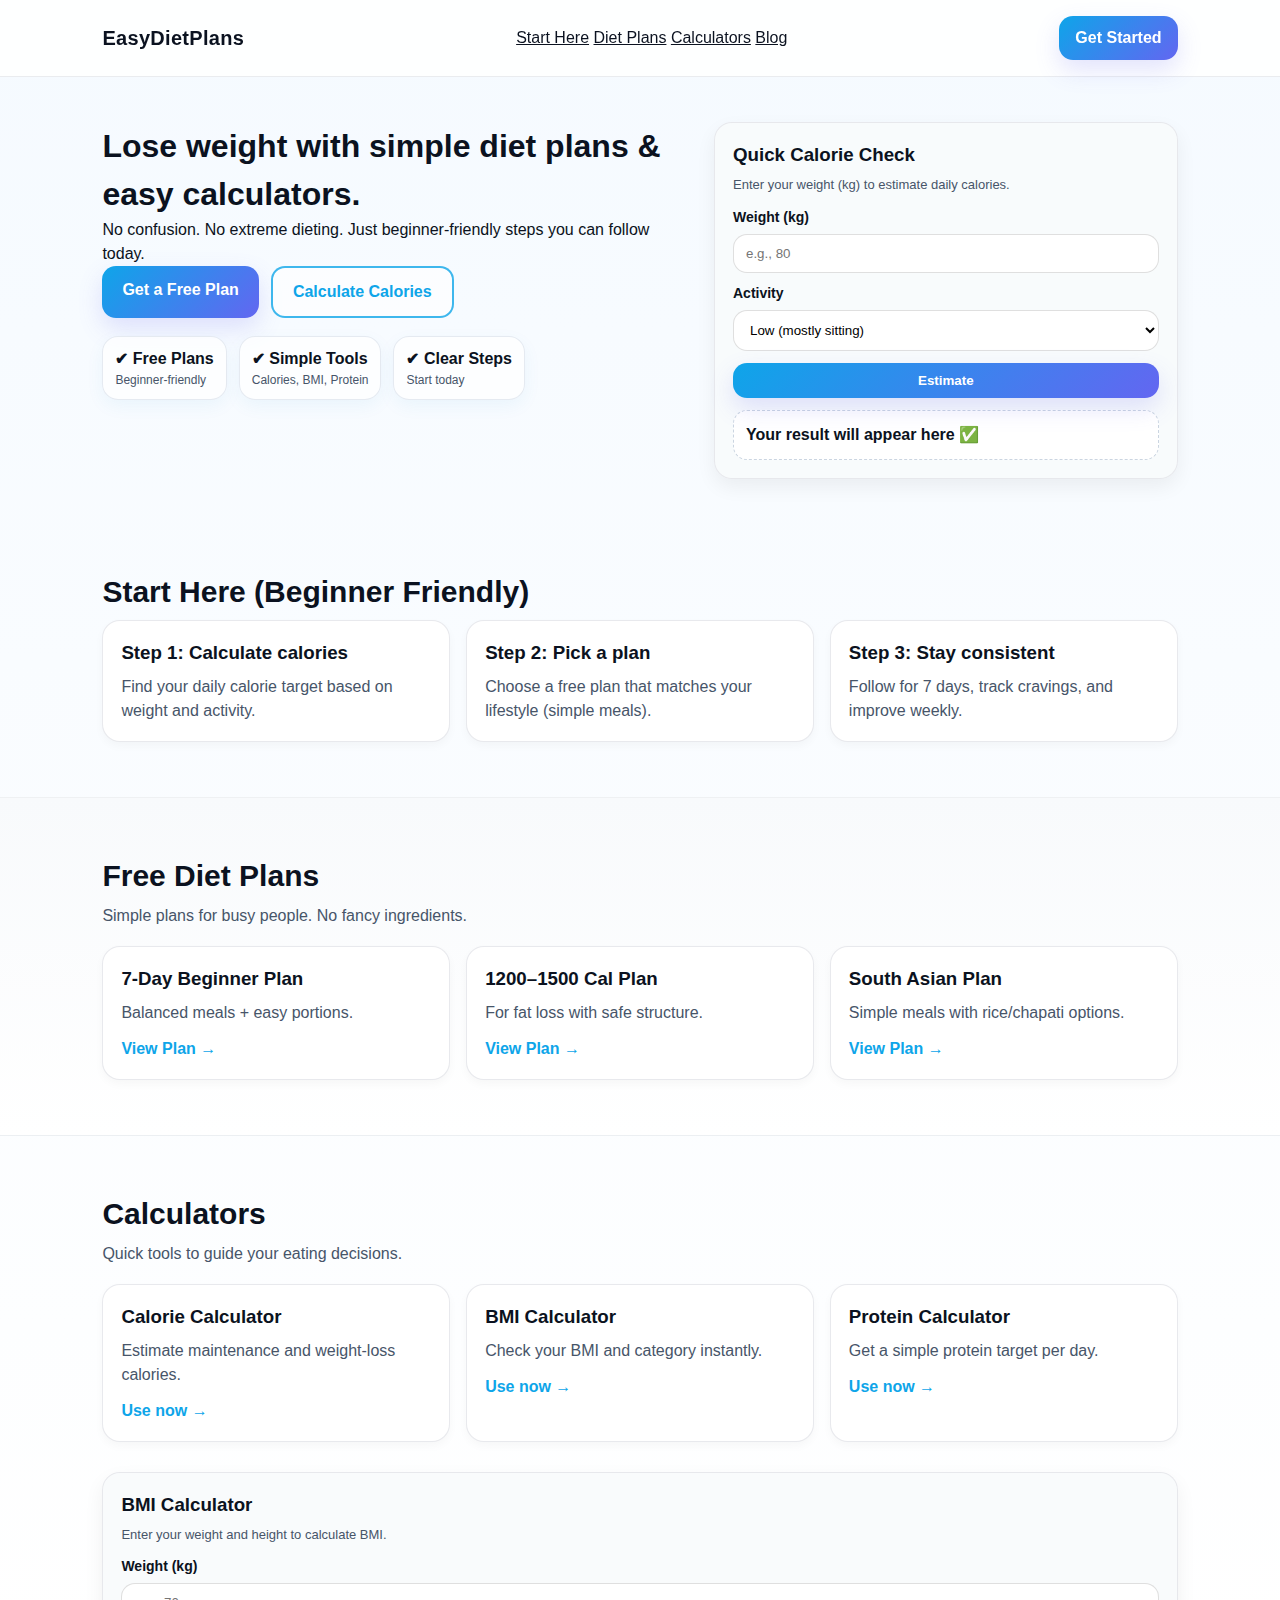
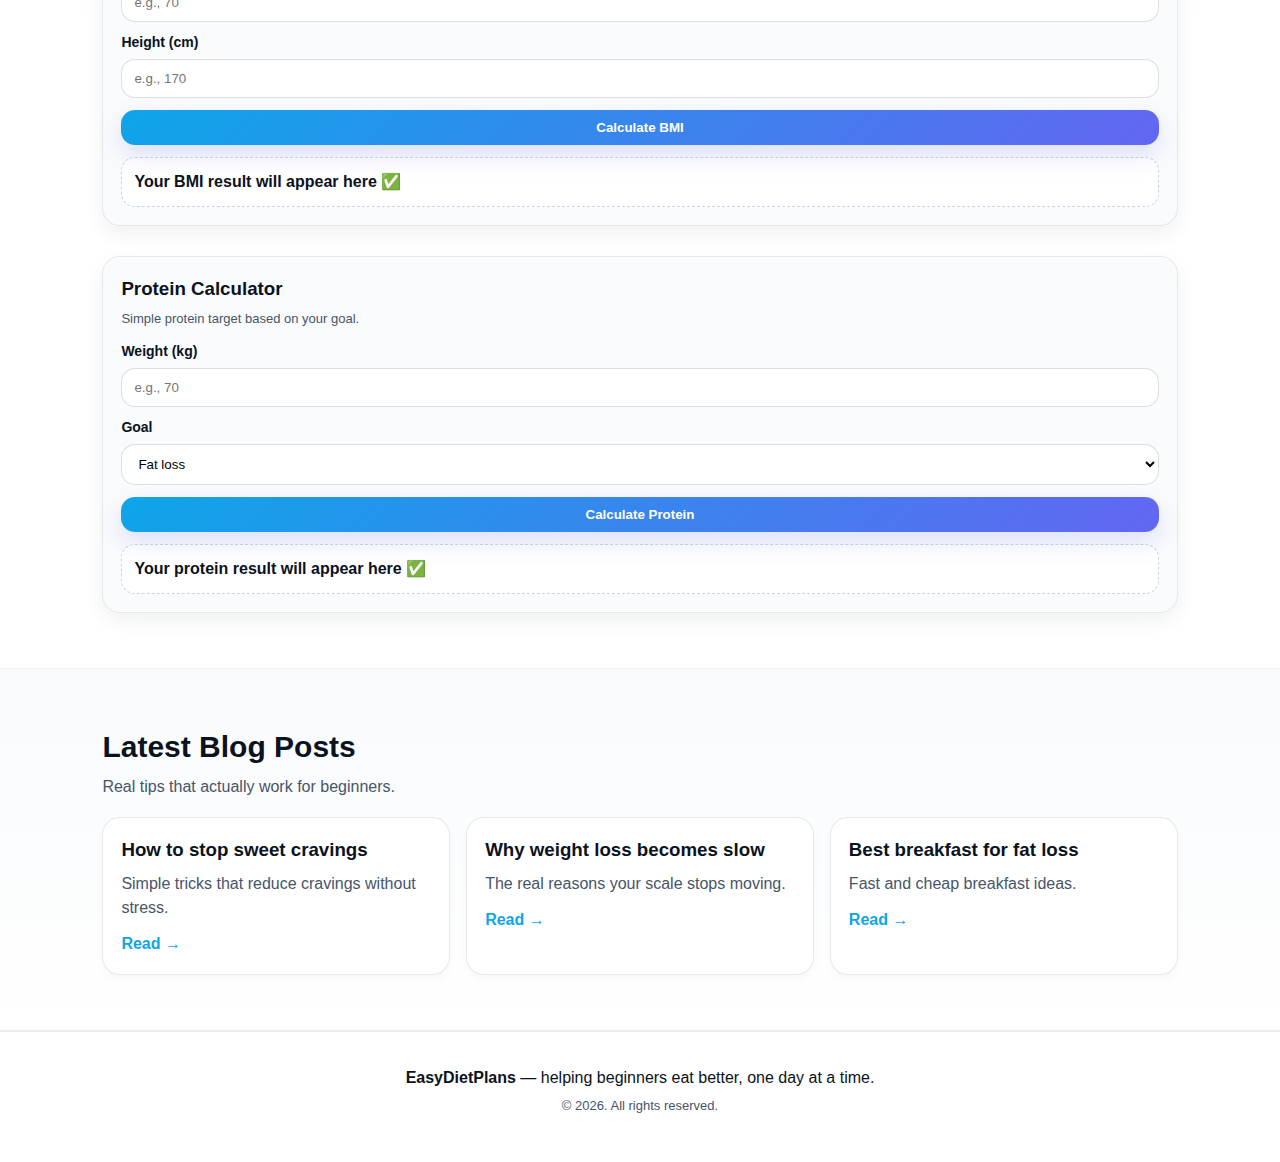
<file: index.html>
<!DOCTYPE html>
<html lang="en">
<head>
  <meta charset="UTF-8" />
  <meta name="viewport" content="width=device-width, initial-scale=1.0" />
  <title>Easy Diet Plans | Fitness Truth</title>
  <link rel="stylesheet" href="style.css" />
</head>

<body>
  <header class="navbar">
    <div class="logo">EasyDietPlans</div>
    <nav>
      <a href="#start">Start Here</a>
      <a href="#plans">Diet Plans</a>
      <a href="#tools">Calculators</a>
      <a href="#blog">Blog</a>
    </nav>
    <a class="btn" href="#tools">Get Started</a>
  </header>

  <main>
    <section class="hero">
      <div class="hero-text">
        <h1>Lose weight with simple diet plans & easy calculators.</h1>
        <p>
          No confusion. No extreme dieting. Just beginner-friendly steps you can follow today.
        </p>
        <div class="hero-buttons">
          <a class="btn big" href="plan-request.html">Get a Free Plan</a>
          <a class="btn-outline big" href="#tools">Calculate Calories</a>
        </div>

        <div class="mini-stats">
          <div class="stat">
            <strong>✔ Free Plans</strong>
            <span>Beginner-friendly</span>
          </div>
          <div class="stat">
            <strong>✔ Simple Tools</strong>
            <span>Calories, BMI, Protein</span>
          </div>
          <div class="stat">
            <strong>✔ Clear Steps</strong>
            <span>Start today</span>
          </div>
        </div>
      </div>

      <!-- ✅ Quick Calorie Calculator -->
      <div class="hero-card">
        <h3>Quick Calorie Check</h3>
        <p class="small">Enter your weight (kg) to estimate daily calories.</p>

        <label>Weight (kg)</label>
        <input id="weight" type="number" placeholder="e.g., 80" />

        <label>Activity</label>
        <select id="activity">
          <option value="1.2">Low (mostly sitting)</option>
          <option value="1.4">Light (walks + normal day)</option>
          <option value="1.6">Moderate (exercise 3–4x/week)</option>
          <option value="1.8">High (hard training)</option>
        </select>

        <button class="btn full" onclick="calcCalories()">Estimate</button>

        <div id="result" class="result-box">Your result will appear here ✅</div>
      </div>
    </section>

    <section id="start" class="section">
      <h2>Start Here (Beginner Friendly)</h2>
      <div class="grid3">
        <div class="card">
          <h3>Step 1: Calculate calories</h3>
          <p>Find your daily calorie target based on weight and activity.</p>
        </div>
        <div class="card">
          <h3>Step 2: Pick a plan</h3>
          <p>Choose a free plan that matches your lifestyle (simple meals).</p>
        </div>
        <div class="card">
          <h3>Step 3: Stay consistent</h3>
          <p>Follow for 7 days, track cravings, and improve weekly.</p>
        </div>
      </div>
    </section>

    <section id="plans" class="section soft">
      <h2>Free Diet Plans</h2>
      <p class="subtitle">Simple plans for busy people. No fancy ingredients.</p>

      <div class="grid3">
        <div class="card">
          <h3>7-Day Beginner Plan</h3>
          <p>Balanced meals + easy portions.</p>
          <a class="link" href="#">View Plan →</a>
        </div>

        <div class="card">
          <h3>1200–1500 Cal Plan</h3>
          <p>For fat loss with safe structure.</p>
          <a class="link" href="#">View Plan →</a>
        </div>

        <div class="card">
          <h3>South Asian Plan</h3>
          <p>Simple meals with rice/chapati options.</p>
          <a class="link" href="#">View Plan →</a>
        </div>
      </div>
    </section>

    <!-- ✅ TOOLS SECTION -->
    <section id="tools" class="section">
      <h2>Calculators</h2>
      <p class="subtitle">Quick tools to guide your eating decisions.</p>

      <div class="grid3">
        <div class="card">
          <h3>Calorie Calculator</h3>
          <p>Estimate maintenance and weight-loss calories.</p>
          <a class="link" href="#start">Use now →</a>
        </div>
        <div class="card">
          <h3>BMI Calculator</h3>
          <p>Check your BMI and category instantly.</p>
          <a class="link" href="#bmiTool">Use now →</a>
        </div>
        <div class="card">
          <h3>Protein Calculator</h3>
          <p>Get a simple protein target per day.</p>
          <a class="link" href="#proteinTool">Use now →</a>
        </div>
      </div>

      <!-- ✅ BMI Calculator -->
      <div id="bmiTool" class="hero-card" style="margin-top: 30px;">
        <h3>BMI Calculator</h3>
        <p class="small">Enter your weight and height to calculate BMI.</p>

        <label>Weight (kg)</label>
        <input id="bmiWeight" type="number" placeholder="e.g., 70" />

        <label>Height (cm)</label>
        <input id="bmiHeight" type="number" placeholder="e.g., 170" />

        <button class="btn full" onclick="calcBMI()">Calculate BMI</button>

        <div id="bmiResult" class="result-box">Your BMI result will appear here ✅</div>
      </div>

      <!-- ✅ Protein Calculator -->
      <div id="proteinTool" class="hero-card" style="margin-top: 30px;">
        <h3>Protein Calculator</h3>
        <p class="small">Simple protein target based on your goal.</p>

        <label>Weight (kg)</label>
        <input id="proWeight" type="number" placeholder="e.g., 70" />

        <label>Goal</label>
        <select id="proGoal">
          <option value="fatloss">Fat loss</option>
          <option value="maintain">Maintain</option>
          <option value="muscle">Build muscle</option>
        </select>

        <button class="btn full" onclick="calcProtein()">Calculate Protein</button>

        <div id="proteinResult" class="result-box">Your protein result will appear here ✅</div>
      </div>

    </section>

    <section id="blog" class="section soft">
      <h2>Latest Blog Posts</h2>
      <p class="subtitle">Real tips that actually work for beginners.</p>

      <div class="grid3">
        <div class="card">
          <h3>How to stop sweet cravings</h3>
          <p>Simple tricks that reduce cravings without stress.</p>
          <a class="link" href="#">Read →</a>
        </div>
        <div class="card">
          <h3>Why weight loss becomes slow</h3>
          <p>The real reasons your scale stops moving.</p>
          <a class="link" href="#">Read →</a>
        </div>
        <div class="card">
          <h3>Best breakfast for fat loss</h3>
          <p>Fast and cheap breakfast ideas.</p>
          <a class="link" href="#">Read →</a>
        </div>
      </div>
    </section>
  </main>

  <footer class="footer">
    <p><strong>EasyDietPlans</strong> — helping beginners eat better, one day at a time.</p>
    <p class="small">© 2026. All rights reserved.</p>
  </footer>

  <script src="script.js"></script>
</body>
</html>
</file>
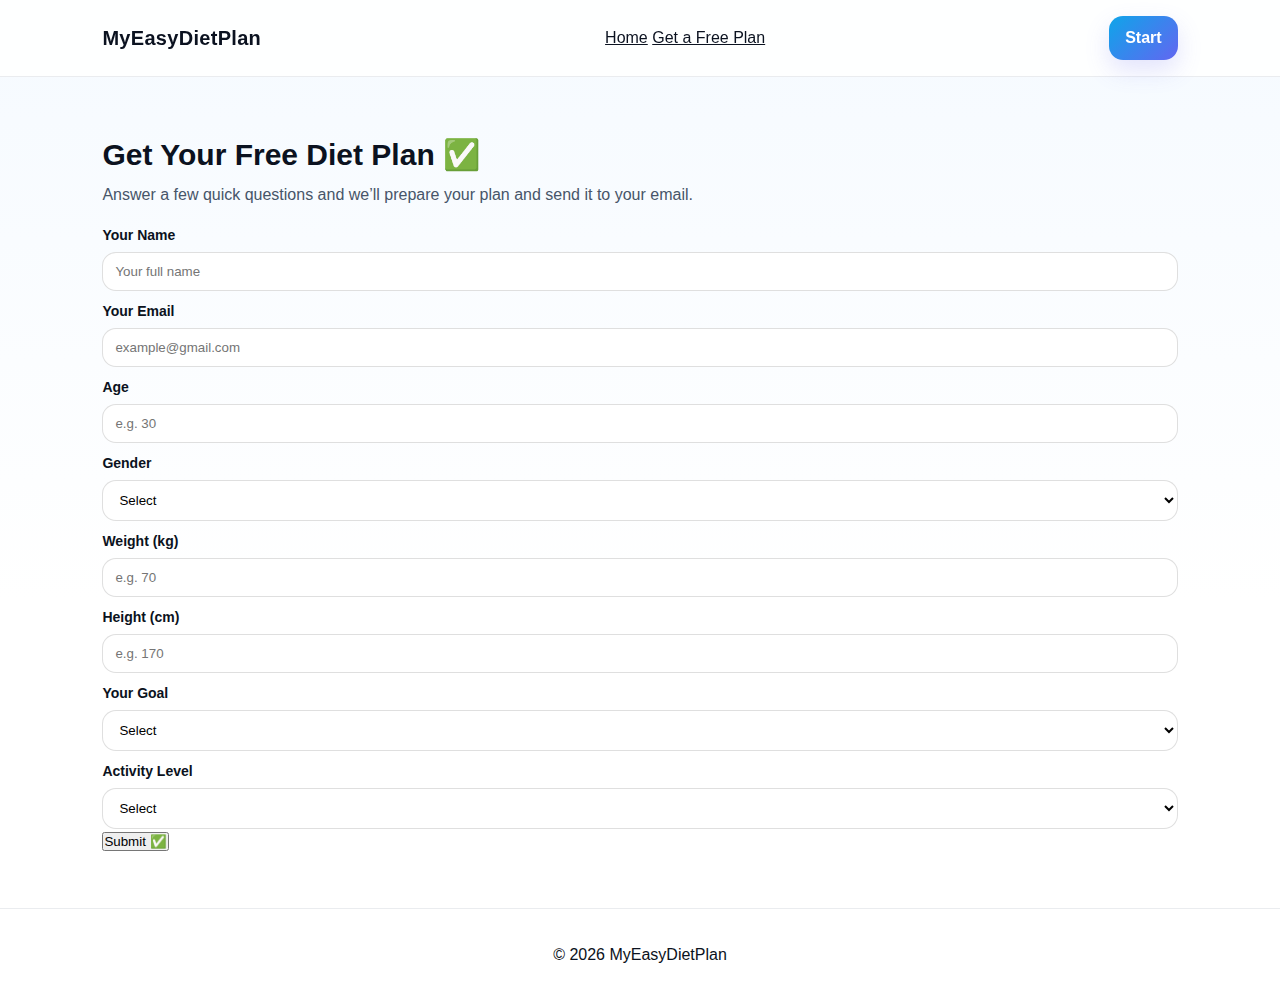
<file: plan-request.html>
<!DOCTYPE html>
<html lang="en">
<head>
  <meta charset="UTF-8" />
  <meta name="viewport" content="width=device-width, initial-scale=1.0" />
  <title>Request Your Free Diet Plan</title>
  <link rel="stylesheet" href="style.css" />
</head>

<body>

  <header class="navbar">
    <div class="logo">MyEasyDietPlan</div>
    <nav>
      <a href="index.html">Home</a>
      <a href="plan-request.html">Get a Free Plan</a>
    </nav>
    <a class="btn" href="plan-request.html">Start</a>
  </header>

  <main class="section">
    <h2>Get Your Free Diet Plan ✅</h2>
    <p class="subtitle">
      Answer a few quick questions and we’ll prepare your plan and send it to your email.
    </p>

    <!-- ✅ FORMSPREE FORM START -->
    <form
      action="https://formspree.io/f/mqeedrvd"
      method="POST"
      class="form-box"
    >
      <!-- ✅ Redirect AFTER submission (best for GitHub Pages) -->
      <input type="hidden" name="_next" value="success.html">

      <!-- ✅ Email subject -->
      <input type="hidden" name="_subject" value="New Diet Plan Request ✅">

      <!-- ✅ Optional spam protection (do not remove) -->
      <input type="text" name="_gotcha" style="display:none">

      <label>Your Name</label>
      <input type="text" name="name" placeholder="Your full name" required />

      <label>Your Email</label>
      <input type="email" name="email" placeholder="example@gmail.com" required />

      <!-- ✅ Helps Formspree reply correctly -->
      <input type="hidden" name="_replyto" value="%email%">

      <label>Age</label>
      <input type="number" name="age" placeholder="e.g. 30" required />

      <label>Gender</label>
      <select name="gender" required>
        <option value="" disabled selected>Select</option>
        <option value="Male">Male</option>
        <option value="Female">Female</option>
        <option value="Other">Other</option>
      </select>

      <label>Weight (kg)</label>
      <input type="number" name="weight" placeholder="e.g. 70" required />

      <label>Height (cm)</label>
      <input type="number" name="height" placeholder="e.g. 170" required />

      <label>Your Goal</label>
      <select name="goal" required>
        <option value="" disabled selected>Select</option>
        <option value="Lose weight">Lose weight</option>
        <option value="Maintain weight">Maintain weight</option>
        <option value="Gain muscle">Gain muscle</option>
      </select>

      <label>Activity Level</label>
      <select name="activity" required>
        <option value="" disabled selected>Select</option>
        <option value="Sedentary">Sedentary</option>
        <option value="Lightly active">Lightly active</option>
        <option value="Moderately active">Moderately active</option>
        <option value="Very active">Very active</option>
      </select>

      <button type="submit" class="btn-submit">Submit ✅</button>
    </form>
    <!-- ✅ FORMSPREE FORM END -->

  </main>

  <footer class="footer">
    <p>© 2026 MyEasyDietPlan</p>
  </footer>

</body>
</html>
</file>
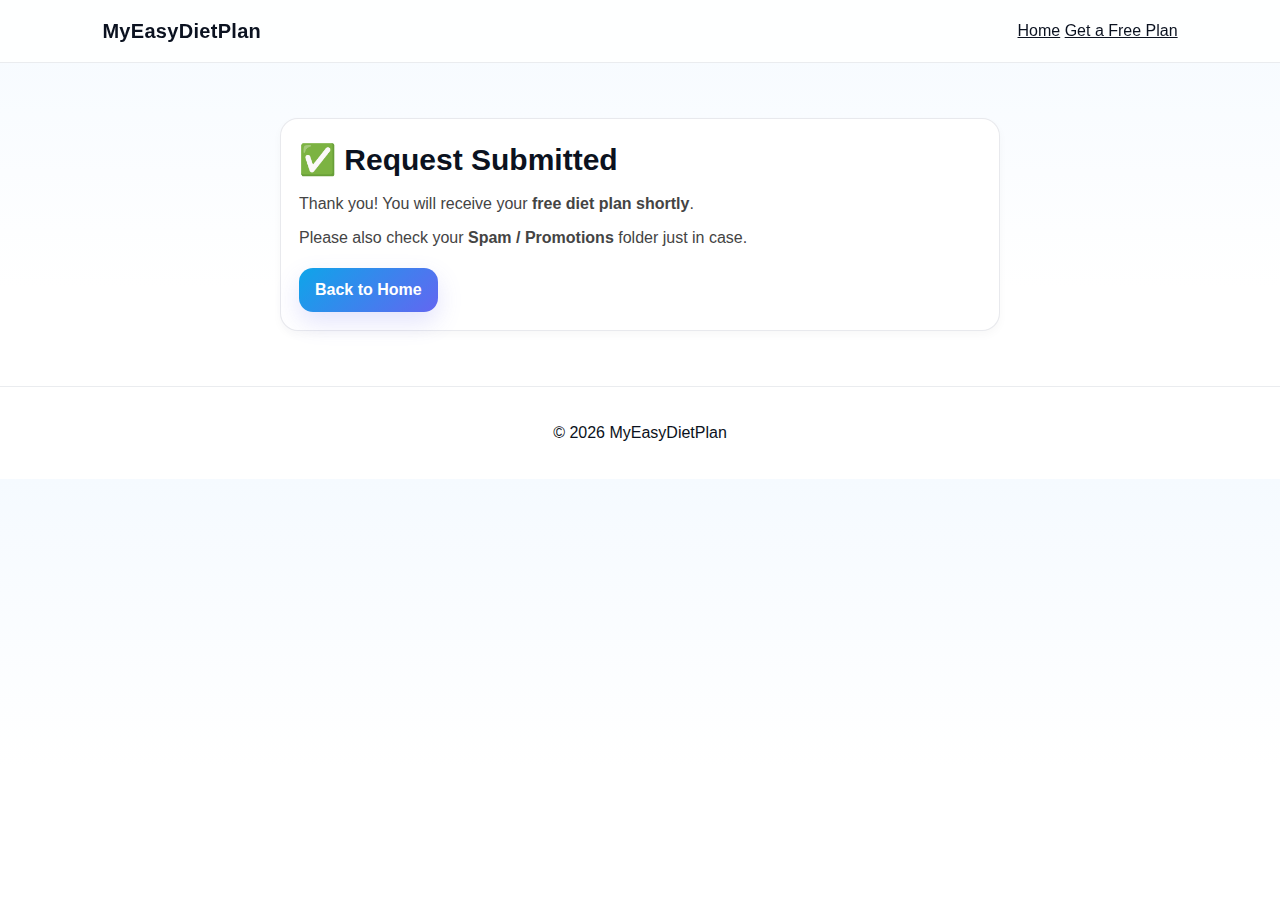
<file: success.html>
<!DOCTYPE html>
<html lang="en">
<head>
  <meta charset="UTF-8" />
  <meta name="viewport" content="width=device-width, initial-scale=1.0" />
  <title>Request Received ✅</title>
  <link rel="stylesheet" href="style.css" />
</head>

<body>
  <header class="navbar">
    <div class="logo">MyEasyDietPlan</div>
    <nav>
      <a href="index.html">Home</a>
      <a href="plan-request.html">Get a Free Plan</a>
    </nav>
  </header>

  <main class="section">
    <div class="card" style="max-width:720px; margin:auto;">
      <h2>✅ Request Submitted</h2>
      <p style="margin-top:10px; color:#444;">
        Thank you! You will receive your <strong>free diet plan shortly</strong>.
      </p>
      <p style="margin-top:10px; color:#444;">
        Please also check your <strong>Spam / Promotions</strong> folder just in case.
      </p>

      <div style="margin-top:18px;">
        <a class="btn" href="index.html">Back to Home</a>
      </div>
    </div>
  </main>

  <footer class="footer">
    <p>© 2026 MyEasyDietPlan</p>
  </footer>
</body>
</html>
</file>
<file: style.css>
/* =========================
   BASE
========================= */
* { margin: 0; padding: 0; box-sizing: border-box; }

:root{
  --bg: #ffffff;
  --text: #0b1220;
  --muted: #475569;
  --primary: #0ea5e9;
  --primary2: #6366f1;
  --soft: #f8fafc;
  --border: #e5e7eb;
  --shadow: 0 12px 30px rgba(0,0,0,0.08);
  --shadow2: 0 8px 20px rgba(0,0,0,0.06);
  --radius: 18px;
}

body {
  font-family: Arial, sans-serif;
  background: linear-gradient(180deg, #f5faff 0%, #ffffff 60%);
  color: var(--text);
  line-height: 1.5;
}

a{ color: inherit; }

/* =========================
   NAV
========================= */
.navbar {
  display: flex;
  align-items: center;
  justify-content: space-between;
  padding: 16px 8%;
  border-bottom: 1px solid rgba(229,231,235,0.8);
  position: sticky;
  top: 0;
  background: rgba(255,255,255,0.85);
  backdrop-filter: blur(10px);
  z-index: 999;
}

.logo {
  font-size: 20px;
  font-weight: 900;
  text-decoration: none;
  letter-spacing: 0.3px;
}

.nav-links a {
  margin: 0 10px;
  text-decoration: none;
  color: #111827;
  font-weight: 700;
  font-size: 14px;
  opacity: 0.9;
}

.nav-links a:hover{
  color: var(--primary);
}

/* =========================
   BUTTONS
========================= */
.btn {
  background: linear-gradient(135deg, var(--primary), var(--primary2));
  color: white;
  padding: 10px 16px;
  text-decoration: none;
  border-radius: 14px;
  font-weight: 800;
  display: inline-block;
  border: none;
  cursor: pointer;
  transition: 0.2s ease;
  box-shadow: 0 10px 25px rgba(99,102,241,0.18);
}

.btn:hover{
  transform: translateY(-2px);
  box-shadow: 0 14px 35px rgba(99,102,241,0.25);
}

.btn-outline {
  border: 2px solid rgba(14,165,233,0.8);
  color: var(--primary);
  padding: 10px 16px;
  text-decoration: none;
  border-radius: 14px;
  font-weight: 900;
  background: rgba(255,255,255,0.6);
  transition: 0.2s ease;
}

.btn-outline:hover{
  transform: translateY(-2px);
  background: rgba(14,165,233,0.08);
}

.big { padding: 12px 20px; }
.full { width: 100%; margin-top: 12px; }

/* =========================
   HERO
========================= */
.hero {
  padding: 45px 8% 35px;
  display: grid;
  grid-template-columns: 1.2fr 0.95fr;
  gap: 26px;
  align-items: start;
}

.hero-left{
  padding-top: 8px;
}

.badge{
  display: inline-block;
  font-weight: 800;
  font-size: 13px;
  color: #0f172a;
  background: rgba(14,165,233,0.10);
  border: 1px solid rgba(14,165,233,0.25);
  padding: 7px 10px;
  border-radius: 999px;
  margin-bottom: 14px;
}

.hero-left h1 {
  font-size: 48px;
  line-height: 1.05;
  margin-bottom: 14px;
}

.lead{
  font-size: 16px;
  color: var(--muted);
  margin-bottom: 18px;
}

.hero-buttons { display: flex; gap: 12px; margin-bottom: 18px; flex-wrap: wrap; }

/* Right side: image + calculator */
.hero-right{
  display: grid;
  gap: 16px;
}

/* Hero image */
.hero-image-card{
  background: white;
  border: 1px solid var(--border);
  border-radius: var(--radius);
  overflow: hidden;
  box-shadow: var(--shadow2);
}

.hero-img{
  width: 100%;
  height: 170px;
  object-fit: cover;
  display: block;
}

.hero-image-caption{
  display: flex;
  justify-content: space-between;
  padding: 10px 12px;
  font-size: 13px;
  color: var(--muted);
}

.hero-image-caption strong{
  color: #0f172a;
}

/* Mini stats */
.mini-stats {
  display: flex;
  gap: 12px;
  flex-wrap: wrap;
  margin-top: 6px;
}

.stat {
  background: rgba(255,255,255,0.7);
  padding: 10px 12px;
  border-radius: 16px;
  border: 1px solid rgba(226,232,240,0.9);
  box-shadow: 0 6px 18px rgba(2,132,199,0.06);
}

.stat span {
  display: block;
  font-size: 12px;
  color: var(--muted);
}

/* Trust pills */
.trust-row{
  display: flex;
  flex-wrap: wrap;
  gap: 10px;
  margin-top: 14px;
}

.trust-pill{
  font-size: 12px;
  font-weight: 800;
  color: #0f172a;
  background: rgba(99,102,241,0.08);
  border: 1px solid rgba(99,102,241,0.18);
  padding: 8px 10px;
  border-radius: 999px;
}

/* =========================
   CARDS + FORMS
========================= */
.hero-card {
  background: rgba(248,250,252,0.85);
  padding: 18px;
  border-radius: var(--radius);
  border: 1px solid rgba(229,231,235,0.9);
  box-shadow: var(--shadow2);
}

.hero-card h3 { margin-bottom: 6px; }
.small { font-size: 13px; color: var(--muted); margin: 6px 0 12px; }

label { display: block; font-weight: 900; margin: 10px 0 6px; font-size: 14px; }

input, select, textarea {
  width: 100%;
  padding: 11px 12px;
  border-radius: 14px;
  border: 1px solid rgba(221,221,221,0.95);
  outline: none;
  background: rgba(255,255,255,0.9);
  transition: 0.18s ease;
}

input:focus, select:focus, textarea:focus{
  border-color: rgba(99,102,241,0.55);
  box-shadow: 0 0 0 4px rgba(99,102,241,0.12);
}

.result-box {
  margin-top: 12px;
  background: white;
  border: 1px dashed #cbd5e1;
  padding: 12px;
  border-radius: 14px;
  font-weight: 900;
}

/* =========================
   SECTIONS
========================= */
.section { padding: 55px 8%; }

.section-title{
  margin-bottom: 18px;
}

.section h2 { font-size: 30px; margin-bottom: 6px; }
.subtitle { color: var(--muted); margin-bottom: 18px; }

.soft {
  background: linear-gradient(180deg, rgba(248,250,252,1), rgba(255,255,255,1));
  border-top: 1px solid rgba(229,231,235,0.6);
  border-bottom: 1px solid rgba(229,231,235,0.6);
}

.grid3 {
  display: grid;
  grid-template-columns: repeat(3, 1fr);
  gap: 16px;
}

.grid2{
  display: grid;
  grid-template-columns: repeat(2, 1fr);
  gap: 16px;
}

.card {
  background: white;
  border-radius: var(--radius);
  padding: 18px;
  border: 1px solid rgba(229,231,235,0.9);
  box-shadow: 0 4px 10px rgba(0,0,0,0.03);
}

.card-hover{
  transition: 0.18s ease;
}

.card-hover:hover{
  transform: translateY(-4px);
  box-shadow: var(--shadow);
  border-color: rgba(99,102,241,0.25);
}

.card h3 { margin-bottom: 8px; }
.card p { color: var(--muted); }

.icon-circle{
  width: 34px;
  height: 34px;
  border-radius: 999px;
  display: inline-flex;
  align-items: center;
  justify-content: center;
  font-weight: 900;
  margin-bottom: 10px;
  color: #0f172a;
  background: rgba(14,165,233,0.14);
  border: 1px solid rgba(14,165,233,0.22);
}

/* Card images */
.card-img{
  width: 100%;
  height: 150px;
  object-fit: cover;
  border-radius: 16px;
  margin-bottom: 10px;
}

/* Links */
.link {
  display: inline-block;
  margin-top: 12px;
  font-weight: 900;
  color: var(--primary);
  text-decoration: none;
}

.link:hover{
  text-decoration: underline;
}

/* Tool Boxes */
.tool-box{
  background: rgba(255,255,255,0.85);
  border: 1px solid rgba(229,231,235,0.9);
  border-radius: var(--radius);
  padding: 18px;
  box-shadow: var(--shadow2);
  margin-top: 22px;
}

.tool-header{
  margin-bottom: 12px;
}

.tool-grid{
  display: grid;
  grid-template-columns: 1fr 1fr;
  gap: 12px;
  align-items: end;
}

.tool-grid button{
  grid-column: 1 / -1;
}

.tool-grid .result-box{
  grid-column: 1 / -1;
}

/* Quotes */
.quote{
  color: #0f172a;
  font-weight: 700;
}

/* CTA */
.cta{
  padding: 55px 8%;
}

.cta-box{
  border-radius: 26px;
  padding: 26px;
  border: 1px solid rgba(99,102,241,0.22);
  background: linear-gradient(135deg, rgba(14,165,233,0.16), rgba(99,102,241,0.10));
  box-shadow: var(--shadow2);
  text-align: center;
}

.cta-box h2{
  font-size: 30px;
  margin-bottom: 8px;
}

/* Footer */
.footer {
  padding: 34px 8%;
  border-top: 1px solid rgba(229,231,235,0.8);
  text-align: center;
  background: white;
}

.footer-inner{
  display: flex;
  align-items: flex-start;
  justify-content: space-between;
  gap: 20px;
  margin-bottom: 12px;
  flex-wrap: wrap;
  text-align: left;
}

.footer-links{
  display: flex;
  gap: 14px;
  flex-wrap: wrap;
}

.footer-links a{
  text-decoration: none;
  color: #0f172a;
  font-weight: 800;
  opacity: 0.9;
}

.footer-links a:hover{
  color: var(--primary);
}

.tiny{
  font-size: 12px;
  color: var(--muted);
}

/* =========================
   RESPONSIVE
========================= */
@media (max-width: 900px) {
  .hero { grid-template-columns: 1fr; }
  .grid3 { grid-template-columns: 1fr; }
  .grid2 { grid-template-columns: 1fr; }
  .hero-left h1 { font-size: 36px; }
  .tool-grid{ grid-template-columns: 1fr; }
  .nav-links{ display: none; } /* optional - keeps it clean on mobile */
}
</file>
